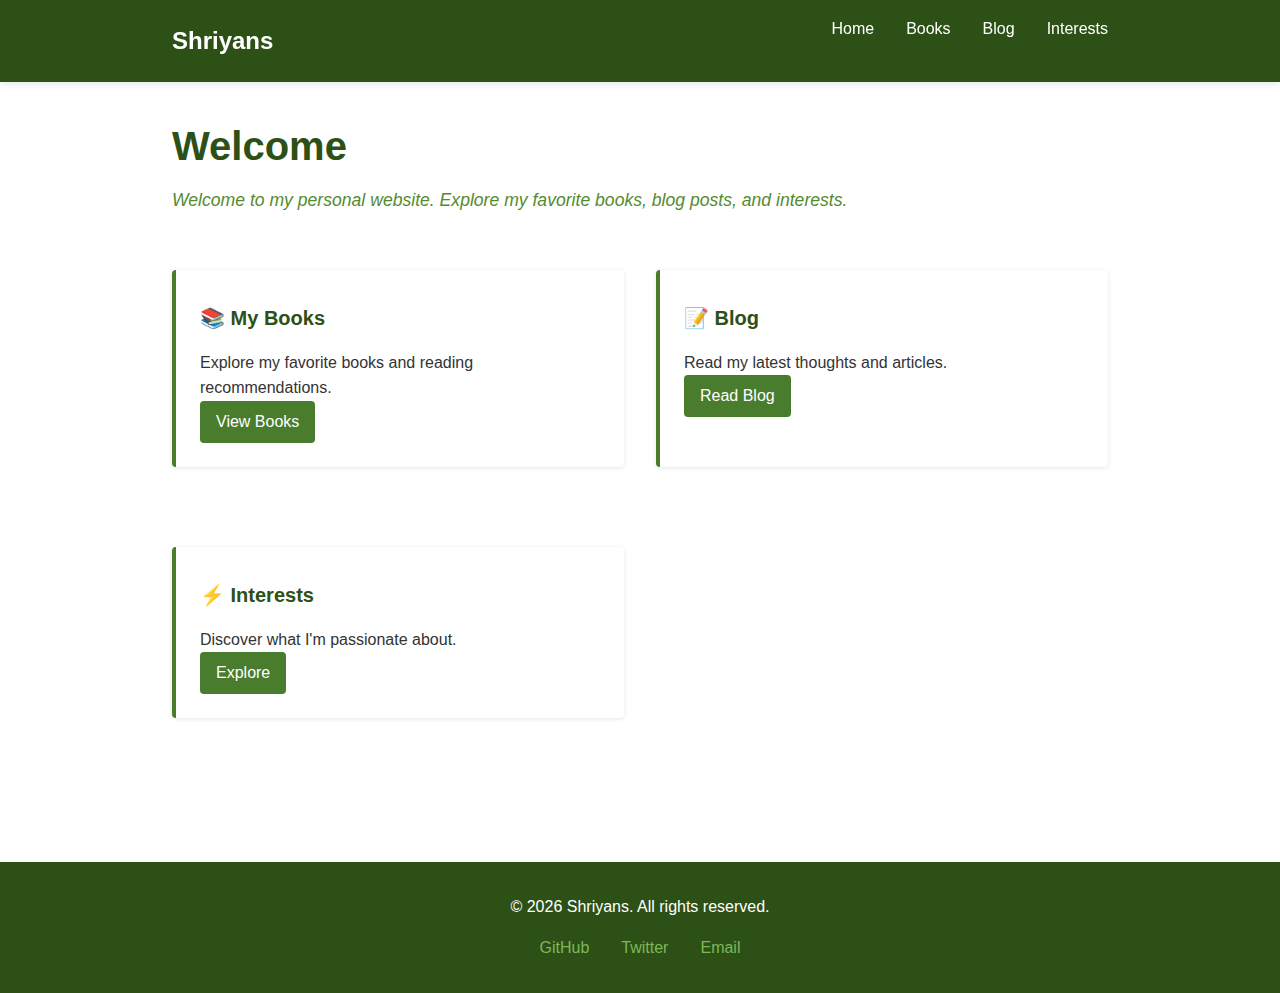
<file: index.html>
<!DOCTYPE html>
<html lang="en">
<head>
    <meta charset="UTF-8">
    <meta name="viewport" content="width=device-width, initial-scale=1.0">
    <title>Home - Shriyans</title>
    <link rel="stylesheet" href="styles.css">
</head>
<body>
<header class="header">
    <nav class="navbar">
        <div class="nav-container">
            <a href="index.html" class="logo">Shriyans</a>
            <ul class="nav-menu">
                <li><a href="index.html" class="nav-link">Home</a></li>
                <li><a href="books.html" class="nav-link">Books</a></li>
                <li><a href="blog.html" class="nav-link">Blog</a></li>
                <li><a href="interests.html" class="nav-link">Interests</a></li>
            </ul>
        </div>
    </nav>
</header>    
    <main class="container">
<section class="section">
    <h1>Welcome</h1>
    <p class="section-intro">Welcome to my personal website. Explore my favorite books, blog posts, and interests.</p>
    
    <div class="grid">
        <div class="card">
            <div class="card-header">
                <h3 class="card-title">📚 My Books</h3>
            </div>
            <div class="card-body">
                <p>Explore my favorite books and reading recommendations.</p>
                <a href="books.html" class="btn">View Books</a>
            </div>
        </div>

        <div class="card">
            <div class="card-header">
                <h3 class="card-title">📝 Blog</h3>
            </div>
            <div class="card-body">
                <p>Read my latest thoughts and articles.</p>
                <a href="blog.html" class="btn">Read Blog</a>
            </div>
        </div>

        <div class="card">
            <div class="card-header">
                <h3 class="card-title">⚡ Interests</h3>
            </div>
            <div class="card-body">
                <p>Discover what I'm passionate about.</p>
                <a href="interests.html" class="btn">Explore</a>
            </div>
        </div>
    </div>
</section>
    </main>
    
<footer class="footer">
    <div class="footer-content">
        <p>&copy; 2026 Shriyans. All rights reserved.</p>
        <div class="footer-links">
            <a href="https://github.com/shriyans-ss" target="_blank">GitHub</a>
            <a href="https://twitter.com" target="_blank">Twitter</a>
            <a href="mailto:your-email@example.com">Email</a>
        </div>
    </div>
</footer></body>
</html>
</file>
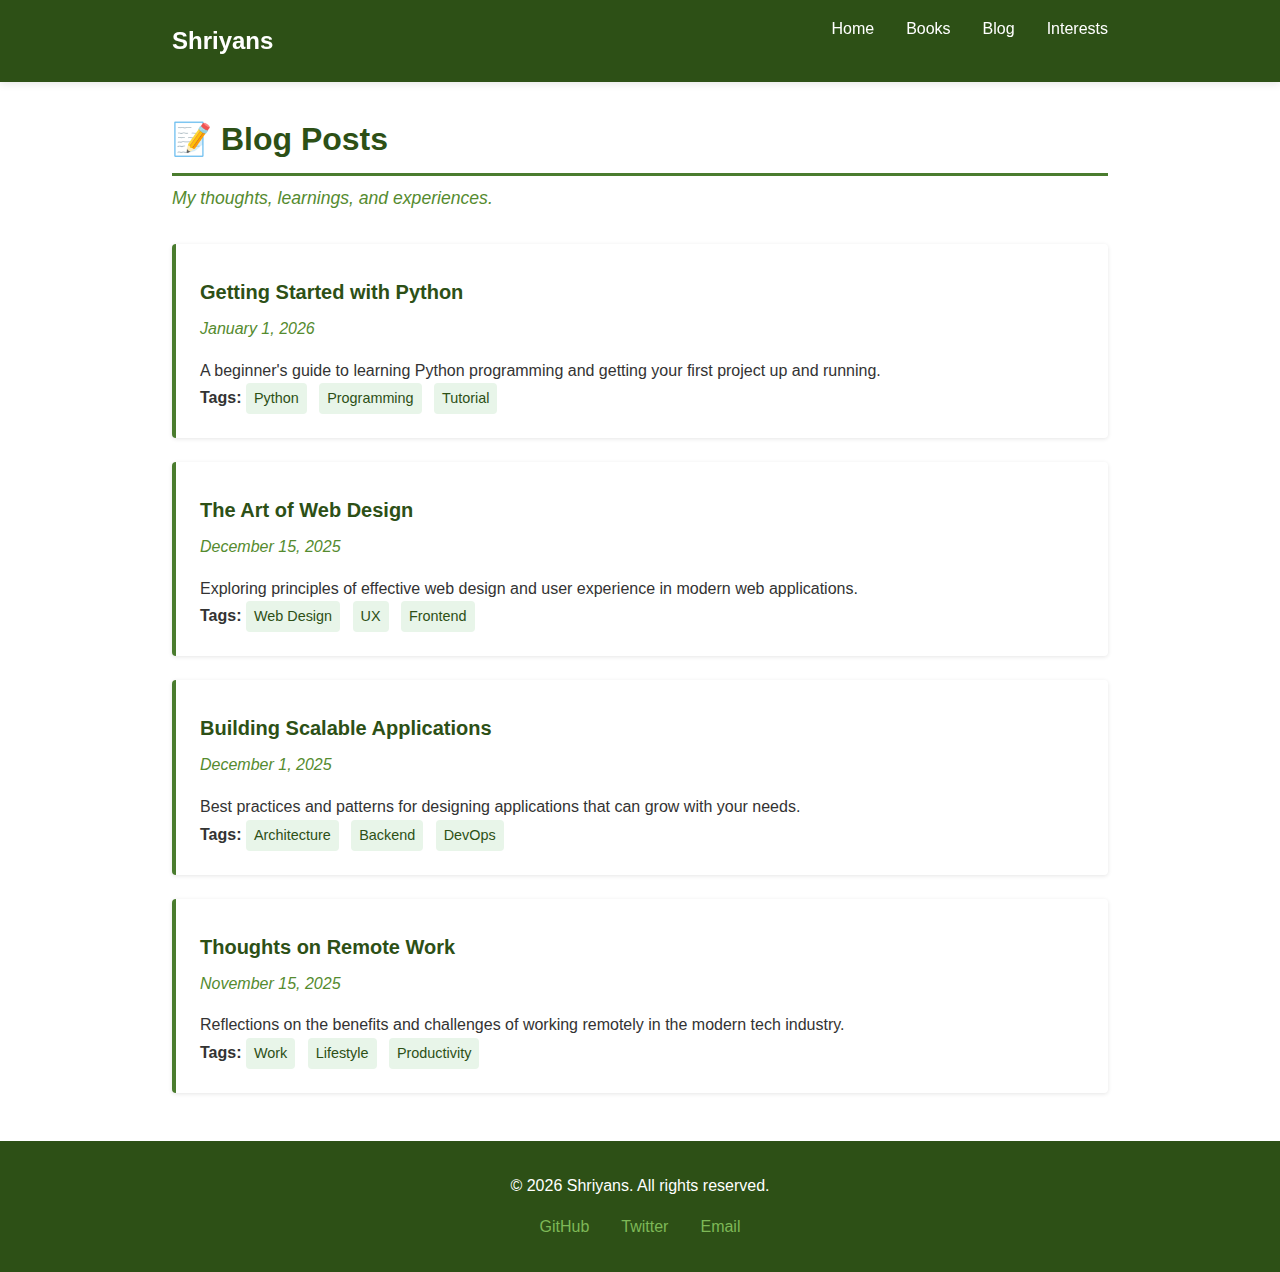
<file: blog.html>
<!DOCTYPE html>
<html lang="en">
<head>
    <meta charset="UTF-8">
    <meta name="viewport" content="width=device-width, initial-scale=1.0">
    <title>Blog - Shriyans</title>
    <link rel="stylesheet" href="styles.css">
</head>
<body>
<header class="header">
    <nav class="navbar">
        <div class="nav-container">
            <a href="index.html" class="logo">Shriyans</a>
            <ul class="nav-menu">
                <li><a href="index.html" class="nav-link">Home</a></li>
                <li><a href="books.html" class="nav-link">Books</a></li>
                <li><a href="blog.html" class="nav-link">Blog</a></li>
                <li><a href="interests.html" class="nav-link">Interests</a></li>
            </ul>
        </div>
    </nav>
</header>    
    <main class="container">
<section class="section">
    <h2>📝 Blog Posts</h2>
    <p class="section-intro">My thoughts, learnings, and experiences.</p>
    
    <article class="card">
        <div class="card-header">
            <h3 class="card-title">Getting Started with Python</h3>
            <p class="card-subtitle">January 1, 2026</p>
        </div>
        <div class="card-body">
            <p>A beginner&#39;s guide to learning Python programming and getting your first project up and running.</p>
            <p>
                <strong>Tags:</strong>
                <span style="display: inline-block; background-color: #e8f5e9; color: #2d5016; padding: 0.25rem 0.5rem; border-radius: 4px; margin-right: 0.5rem; font-size: 0.9rem;">Python</span>
                <span style="display: inline-block; background-color: #e8f5e9; color: #2d5016; padding: 0.25rem 0.5rem; border-radius: 4px; margin-right: 0.5rem; font-size: 0.9rem;">Programming</span>
                <span style="display: inline-block; background-color: #e8f5e9; color: #2d5016; padding: 0.25rem 0.5rem; border-radius: 4px; margin-right: 0.5rem; font-size: 0.9rem;">Tutorial</span>
            </p>
        </div>
    </article>
    <article class="card">
        <div class="card-header">
            <h3 class="card-title">The Art of Web Design</h3>
            <p class="card-subtitle">December 15, 2025</p>
        </div>
        <div class="card-body">
            <p>Exploring principles of effective web design and user experience in modern web applications.</p>
            <p>
                <strong>Tags:</strong>
                <span style="display: inline-block; background-color: #e8f5e9; color: #2d5016; padding: 0.25rem 0.5rem; border-radius: 4px; margin-right: 0.5rem; font-size: 0.9rem;">Web Design</span>
                <span style="display: inline-block; background-color: #e8f5e9; color: #2d5016; padding: 0.25rem 0.5rem; border-radius: 4px; margin-right: 0.5rem; font-size: 0.9rem;">UX</span>
                <span style="display: inline-block; background-color: #e8f5e9; color: #2d5016; padding: 0.25rem 0.5rem; border-radius: 4px; margin-right: 0.5rem; font-size: 0.9rem;">Frontend</span>
            </p>
        </div>
    </article>
    <article class="card">
        <div class="card-header">
            <h3 class="card-title">Building Scalable Applications</h3>
            <p class="card-subtitle">December 1, 2025</p>
        </div>
        <div class="card-body">
            <p>Best practices and patterns for designing applications that can grow with your needs.</p>
            <p>
                <strong>Tags:</strong>
                <span style="display: inline-block; background-color: #e8f5e9; color: #2d5016; padding: 0.25rem 0.5rem; border-radius: 4px; margin-right: 0.5rem; font-size: 0.9rem;">Architecture</span>
                <span style="display: inline-block; background-color: #e8f5e9; color: #2d5016; padding: 0.25rem 0.5rem; border-radius: 4px; margin-right: 0.5rem; font-size: 0.9rem;">Backend</span>
                <span style="display: inline-block; background-color: #e8f5e9; color: #2d5016; padding: 0.25rem 0.5rem; border-radius: 4px; margin-right: 0.5rem; font-size: 0.9rem;">DevOps</span>
            </p>
        </div>
    </article>
    <article class="card">
        <div class="card-header">
            <h3 class="card-title">Thoughts on Remote Work</h3>
            <p class="card-subtitle">November 15, 2025</p>
        </div>
        <div class="card-body">
            <p>Reflections on the benefits and challenges of working remotely in the modern tech industry.</p>
            <p>
                <strong>Tags:</strong>
                <span style="display: inline-block; background-color: #e8f5e9; color: #2d5016; padding: 0.25rem 0.5rem; border-radius: 4px; margin-right: 0.5rem; font-size: 0.9rem;">Work</span>
                <span style="display: inline-block; background-color: #e8f5e9; color: #2d5016; padding: 0.25rem 0.5rem; border-radius: 4px; margin-right: 0.5rem; font-size: 0.9rem;">Lifestyle</span>
                <span style="display: inline-block; background-color: #e8f5e9; color: #2d5016; padding: 0.25rem 0.5rem; border-radius: 4px; margin-right: 0.5rem; font-size: 0.9rem;">Productivity</span>
            </p>
        </div>
    </article>
</section>
    </main>
    
<footer class="footer">
    <div class="footer-content">
        <p>&copy; 2026 Shriyans. All rights reserved.</p>
        <div class="footer-links">
            <a href="https://github.com/shriyans-ss" target="_blank">GitHub</a>
            <a href="https://twitter.com" target="_blank">Twitter</a>
            <a href="mailto:your-email@example.com">Email</a>
        </div>
    </div>
</footer></body>
</html>
</file>
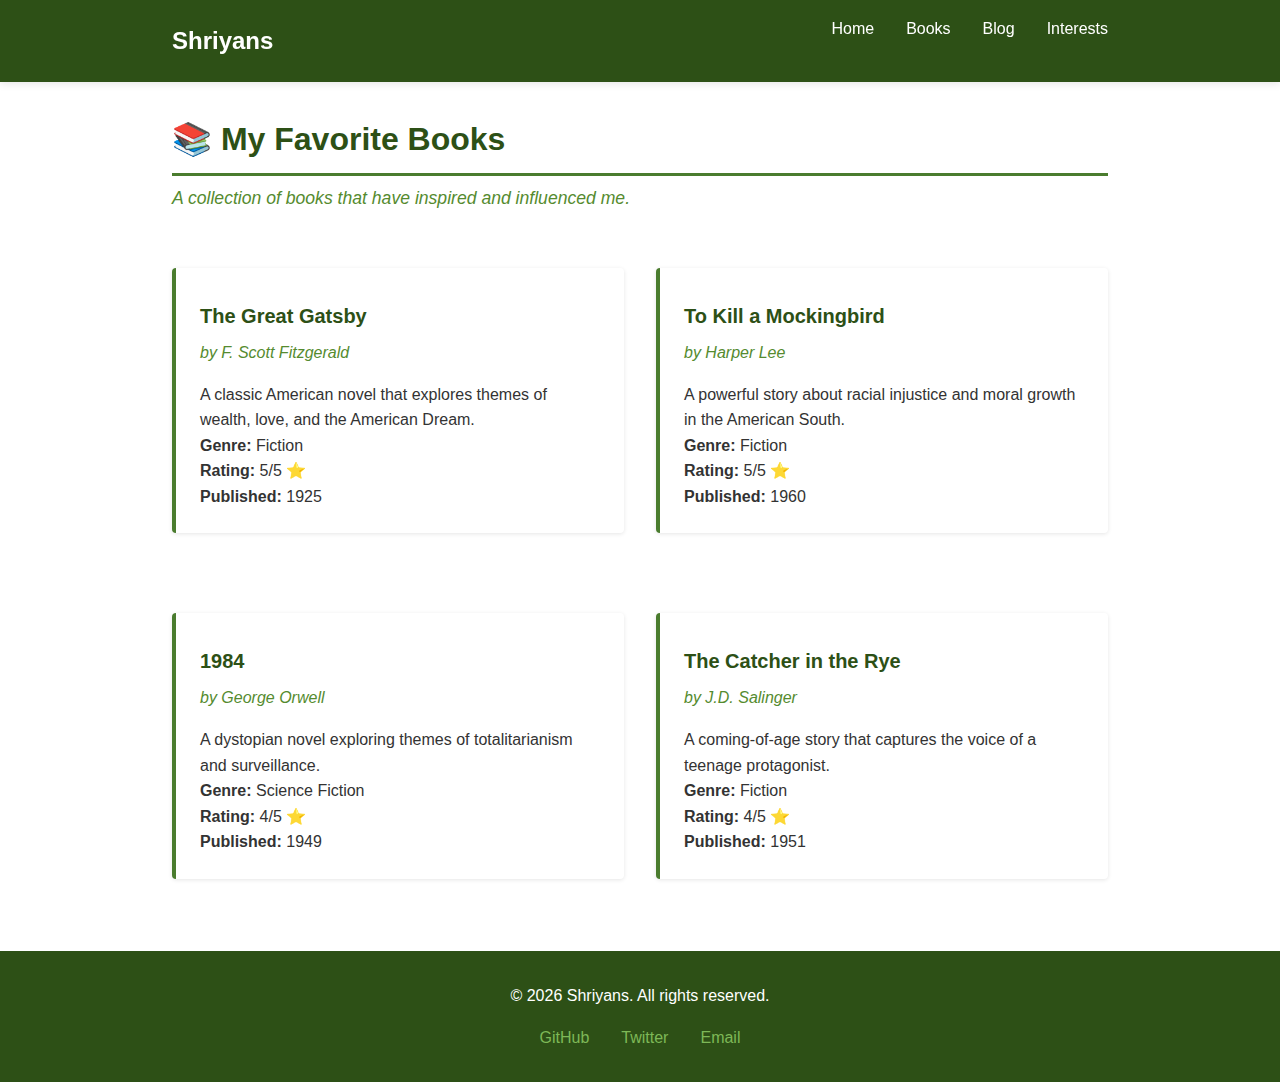
<file: books.html>
<!DOCTYPE html>
<html lang="en">
<head>
    <meta charset="UTF-8">
    <meta name="viewport" content="width=device-width, initial-scale=1.0">
    <title>Books - Shriyans</title>
    <link rel="stylesheet" href="styles.css">
</head>
<body>
<header class="header">
    <nav class="navbar">
        <div class="nav-container">
            <a href="index.html" class="logo">Shriyans</a>
            <ul class="nav-menu">
                <li><a href="index.html" class="nav-link">Home</a></li>
                <li><a href="books.html" class="nav-link">Books</a></li>
                <li><a href="blog.html" class="nav-link">Blog</a></li>
                <li><a href="interests.html" class="nav-link">Interests</a></li>
            </ul>
        </div>
    </nav>
</header>    
    <main class="container">
<section class="section">
    <h2>📚 My Favorite Books</h2>
    <p class="section-intro">A collection of books that have inspired and influenced me.</p>
    
    <div class="grid">
        <div class="card">
            <div class="card-header">
                <h3 class="card-title">The Great Gatsby</h3>
                <p class="card-subtitle">by F. Scott Fitzgerald</p>
            </div>
            <div class="card-body">
                <p>A classic American novel that explores themes of wealth, love, and the American Dream.</p>
                <p><strong>Genre:</strong> Fiction</p>
                <p><strong>Rating:</strong> 5/5 ⭐</p>
                <p><strong>Published:</strong> 1925</p>
            </div>
        </div>
        <div class="card">
            <div class="card-header">
                <h3 class="card-title">To Kill a Mockingbird</h3>
                <p class="card-subtitle">by Harper Lee</p>
            </div>
            <div class="card-body">
                <p>A powerful story about racial injustice and moral growth in the American South.</p>
                <p><strong>Genre:</strong> Fiction</p>
                <p><strong>Rating:</strong> 5/5 ⭐</p>
                <p><strong>Published:</strong> 1960</p>
            </div>
        </div>
        <div class="card">
            <div class="card-header">
                <h3 class="card-title">1984</h3>
                <p class="card-subtitle">by George Orwell</p>
            </div>
            <div class="card-body">
                <p>A dystopian novel exploring themes of totalitarianism and surveillance.</p>
                <p><strong>Genre:</strong> Science Fiction</p>
                <p><strong>Rating:</strong> 4/5 ⭐</p>
                <p><strong>Published:</strong> 1949</p>
            </div>
        </div>
        <div class="card">
            <div class="card-header">
                <h3 class="card-title">The Catcher in the Rye</h3>
                <p class="card-subtitle">by J.D. Salinger</p>
            </div>
            <div class="card-body">
                <p>A coming-of-age story that captures the voice of a teenage protagonist.</p>
                <p><strong>Genre:</strong> Fiction</p>
                <p><strong>Rating:</strong> 4/5 ⭐</p>
                <p><strong>Published:</strong> 1951</p>
            </div>
        </div>
    </div>
</section>
    </main>
    
<footer class="footer">
    <div class="footer-content">
        <p>&copy; 2026 Shriyans. All rights reserved.</p>
        <div class="footer-links">
            <a href="https://github.com/shriyans-ss" target="_blank">GitHub</a>
            <a href="https://twitter.com" target="_blank">Twitter</a>
            <a href="mailto:your-email@example.com">Email</a>
        </div>
    </div>
</footer></body>
</html>
</file>
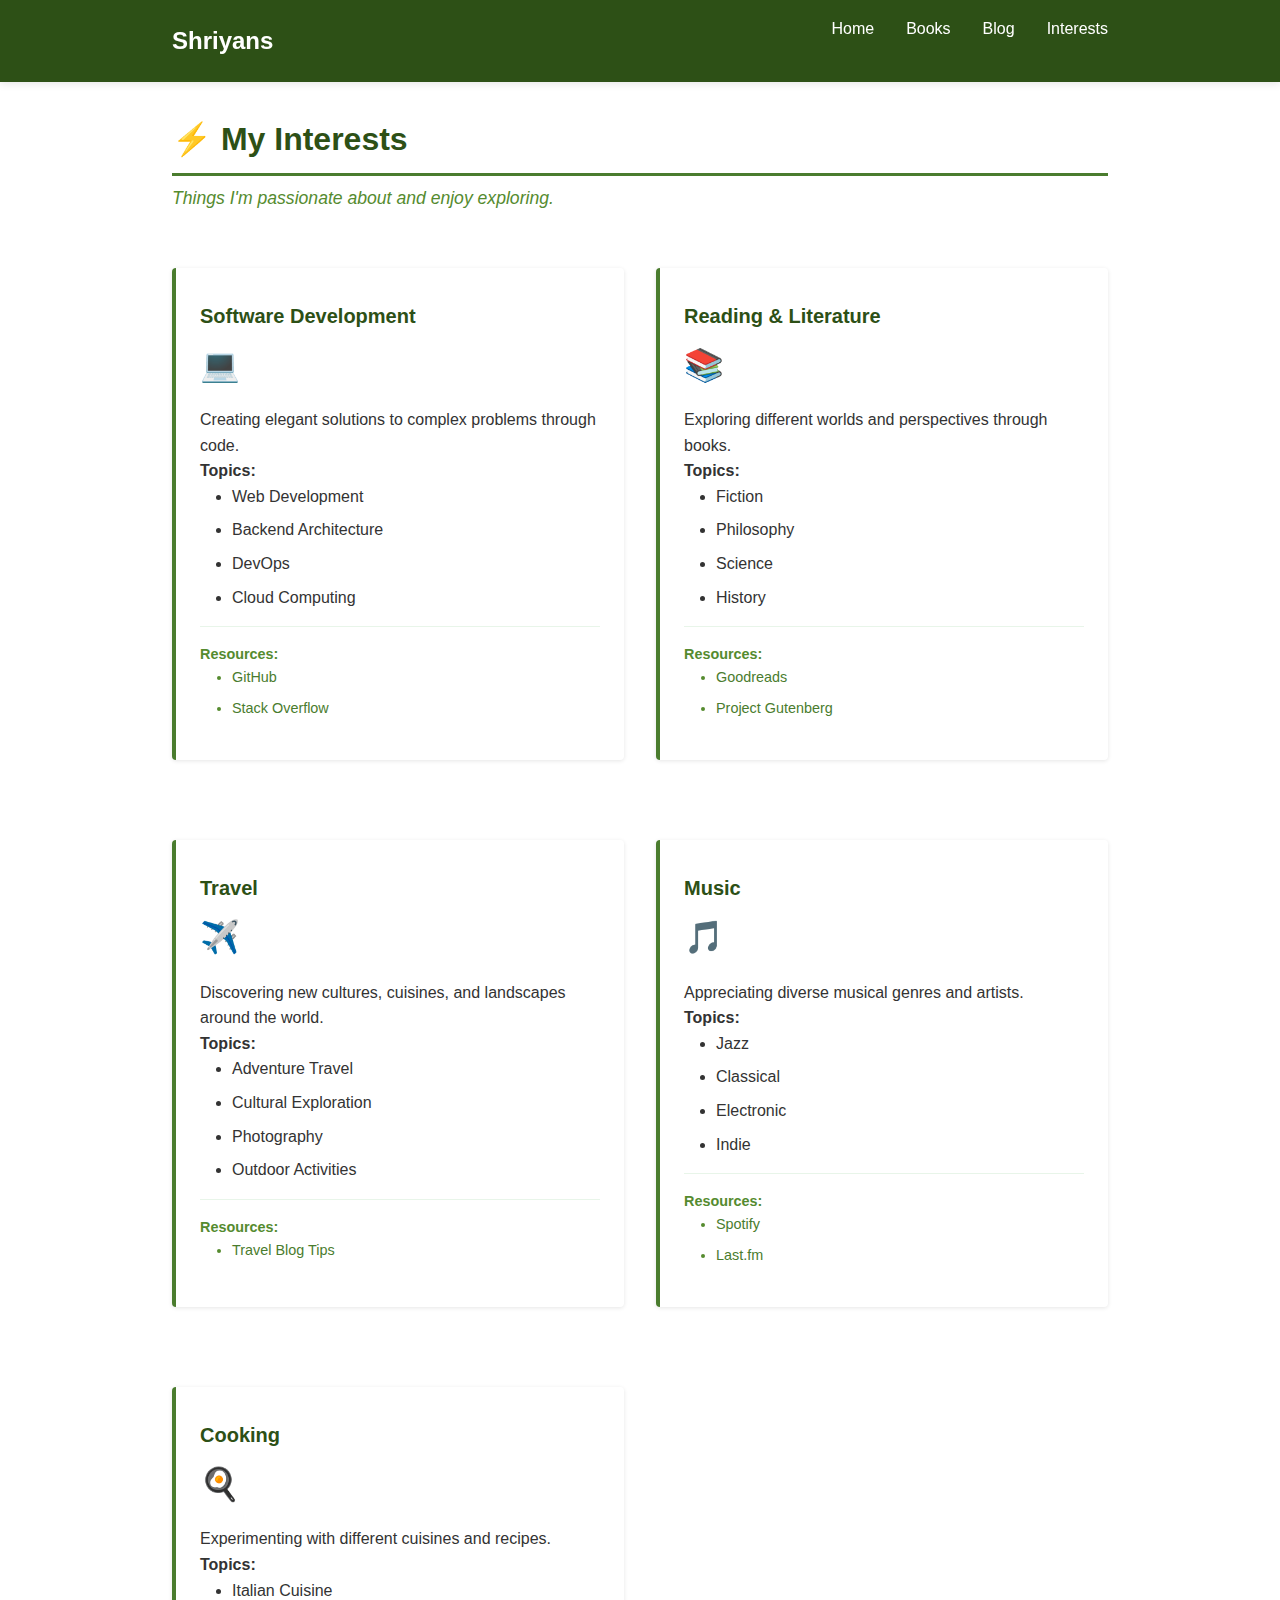
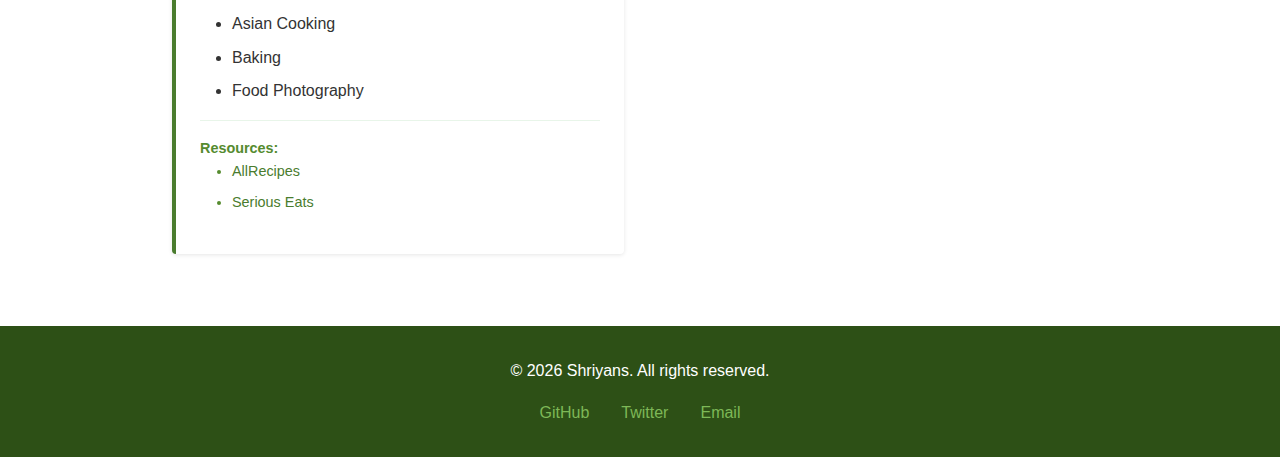
<file: interests.html>
<!DOCTYPE html>
<html lang="en">
<head>
    <meta charset="UTF-8">
    <meta name="viewport" content="width=device-width, initial-scale=1.0">
    <title>Interests - Shriyans</title>
    <link rel="stylesheet" href="styles.css">
</head>
<body>
<header class="header">
    <nav class="navbar">
        <div class="nav-container">
            <a href="index.html" class="logo">Shriyans</a>
            <ul class="nav-menu">
                <li><a href="index.html" class="nav-link">Home</a></li>
                <li><a href="books.html" class="nav-link">Books</a></li>
                <li><a href="blog.html" class="nav-link">Blog</a></li>
                <li><a href="interests.html" class="nav-link">Interests</a></li>
            </ul>
        </div>
    </nav>
</header>    
    <main class="container">
<section class="section">
    <h2>⚡ My Interests</h2>
    <p class="section-intro">Things I'm passionate about and enjoy exploring.</p>
    
    <div class="grid">
        <div class="card">
            <div class="card-header">
                <h3 class="card-title">Software Development</h3>
                <p style="font-size: 2rem;">💻</p>
            </div>
            <div class="card-body">
                <p>Creating elegant solutions to complex problems through code.</p>
                <strong>Topics:</strong>
                <ul>
                    <li>Web Development</li>
                    <li>Backend Architecture</li>
                    <li>DevOps</li>
                    <li>Cloud Computing</li>
                </ul>
            </div>
            <div class="card-footer">
                <strong>Resources:</strong>
                <ul>
                    <li><a href="https://github.com" target="_blank">GitHub</a></li>
                    <li><a href="https://stackoverflow.com" target="_blank">Stack Overflow</a></li>
                </ul>
            </div>
        </div>
        <div class="card">
            <div class="card-header">
                <h3 class="card-title">Reading &amp; Literature</h3>
                <p style="font-size: 2rem;">📚</p>
            </div>
            <div class="card-body">
                <p>Exploring different worlds and perspectives through books.</p>
                <strong>Topics:</strong>
                <ul>
                    <li>Fiction</li>
                    <li>Philosophy</li>
                    <li>Science</li>
                    <li>History</li>
                </ul>
            </div>
            <div class="card-footer">
                <strong>Resources:</strong>
                <ul>
                    <li><a href="https://goodreads.com" target="_blank">Goodreads</a></li>
                    <li><a href="https://www.gutenberg.org" target="_blank">Project Gutenberg</a></li>
                </ul>
            </div>
        </div>
        <div class="card">
            <div class="card-header">
                <h3 class="card-title">Travel</h3>
                <p style="font-size: 2rem;">✈️</p>
            </div>
            <div class="card-body">
                <p>Discovering new cultures, cuisines, and landscapes around the world.</p>
                <strong>Topics:</strong>
                <ul>
                    <li>Adventure Travel</li>
                    <li>Cultural Exploration</li>
                    <li>Photography</li>
                    <li>Outdoor Activities</li>
                </ul>
            </div>
            <div class="card-footer">
                <strong>Resources:</strong>
                <ul>
                    <li><a href="https://www.travelblogtips.com" target="_blank">Travel Blog Tips</a></li>
                </ul>
            </div>
        </div>
        <div class="card">
            <div class="card-header">
                <h3 class="card-title">Music</h3>
                <p style="font-size: 2rem;">🎵</p>
            </div>
            <div class="card-body">
                <p>Appreciating diverse musical genres and artists.</p>
                <strong>Topics:</strong>
                <ul>
                    <li>Jazz</li>
                    <li>Classical</li>
                    <li>Electronic</li>
                    <li>Indie</li>
                </ul>
            </div>
            <div class="card-footer">
                <strong>Resources:</strong>
                <ul>
                    <li><a href="https://www.spotify.com" target="_blank">Spotify</a></li>
                    <li><a href="https://www.last.fm" target="_blank">Last.fm</a></li>
                </ul>
            </div>
        </div>
        <div class="card">
            <div class="card-header">
                <h3 class="card-title">Cooking</h3>
                <p style="font-size: 2rem;">🍳</p>
            </div>
            <div class="card-body">
                <p>Experimenting with different cuisines and recipes.</p>
                <strong>Topics:</strong>
                <ul>
                    <li>Italian Cuisine</li>
                    <li>Asian Cooking</li>
                    <li>Baking</li>
                    <li>Food Photography</li>
                </ul>
            </div>
            <div class="card-footer">
                <strong>Resources:</strong>
                <ul>
                    <li><a href="https://www.allrecipes.com" target="_blank">AllRecipes</a></li>
                    <li><a href="https://www.seriouseats.com" target="_blank">Serious Eats</a></li>
                </ul>
            </div>
        </div>
    </div>
</section>
    </main>
    
<footer class="footer">
    <div class="footer-content">
        <p>&copy; 2026 Shriyans. All rights reserved.</p>
        <div class="footer-links">
            <a href="https://github.com/shriyans-ss" target="_blank">GitHub</a>
            <a href="https://twitter.com" target="_blank">Twitter</a>
            <a href="mailto:your-email@example.com">Email</a>
        </div>
    </div>
</footer></body>
</html>
</file>
<file: styles.css>
/* Green Theme Stylesheet */

:root {
    --primary-green: #2d5016;
    --light-green: #4a7c2e;
    --lighter-green: #7db857;
    --pale-green: #e8f5e9;
    --dark-bg: #1a1a1a;
    --light-text: #333333;
    --light-bg: #ffffff;
    --accent-green: #558b2f;
}

* {
    margin: 0;
    padding: 0;
    box-sizing: border-box;
}

body {
    font-family: 'Segoe UI', Tahoma, Geneva, Verdana, sans-serif;
    line-height: 1.6;
    color: var(--light-text);
    background-color: var(--light-bg);
}

/* Header & Navigation */
.header {
    background-color: var(--primary-green);
    color: white;
    padding: 0;
    position: sticky;
    top: 0;
    z-index: 100;
    box-shadow: 0 2px 8px rgba(0, 0, 0, 0.1);
}

.navbar {
    padding: 1rem 0;
}

.nav-container {
    max-width: 1000px;
    margin: 0 auto;
    padding: 0 2rem;
    display: flex;
    justify-content: space-between;
    align-items: center;
}

.logo {
    font-size: 1.5rem;
    font-weight: bold;
    color: white;
    text-decoration: none;
    transition: color 0.3s ease;
}

.logo:hover {
    color: var(--lighter-green);
}

.nav-menu {
    display: flex;
    list-style: none;
    gap: 2rem;
}

.nav-link {
    color: white;
    text-decoration: none;
    transition: color 0.3s ease;
    font-weight: 500;
}

.nav-link:hover {
    color: var(--lighter-green);
    border-bottom: 2px solid var(--lighter-green);
    padding-bottom: 0.25rem;
}

/* Main Container */
.container {
    max-width: 1000px;
    margin: 2rem auto;
    padding: 0 2rem;
    min-height: calc(100vh - 200px);
}

/* Card Component */
.card {
    background-color: var(--light-bg);
    border-left: 4px solid var(--light-green);
    padding: 1.5rem;
    margin: 1.5rem 0;
    border-radius: 4px;
    box-shadow: 0 1px 4px rgba(0, 0, 0, 0.1);
    transition: transform 0.3s ease, box-shadow 0.3s ease;
}

.card:hover {
    transform: translateY(-2px);
    box-shadow: 0 4px 12px rgba(45, 80, 22, 0.15);
}

.card-header {
    margin-bottom: 1rem;
}

.card-title {
    color: var(--primary-green);
    margin: 0.5rem 0;
    font-size: 1.25rem;
}

.card-subtitle {
    color: var(--accent-green);
    font-style: italic;
    margin: 0.5rem 0 0 0;
}

.card-body {
    color: var(--light-text);
}

.card-footer {
    margin-top: 1rem;
    padding-top: 1rem;
    border-top: 1px solid var(--pale-green);
    font-size: 0.9rem;
    color: var(--accent-green);
}

/* Headings */
h1, h2, h3, h4, h5, h6 {
    color: var(--primary-green);
    margin: 1rem 0 0.5rem 0;
}

h1 {
    font-size: 2.5rem;
    margin-bottom: 0.5rem;
}

h2 {
    font-size: 2rem;
    border-bottom: 3px solid var(--light-green);
    padding-bottom: 0.5rem;
}

/* Sections */
.section {
    margin: 2rem 0;
}

.section-intro {
    color: var(--accent-green);
    font-size: 1.1rem;
    margin-bottom: 2rem;
    font-style: italic;
}

/* Lists */
ul, ol {
    margin-left: 2rem;
    margin-bottom: 1rem;
}

li {
    margin-bottom: 0.5rem;
}

/* Links */
a {
    color: var(--light-green);
    text-decoration: none;
    transition: color 0.3s ease;
}

a:hover {
    color: var(--lighter-green);
    text-decoration: underline;
}

/* Footer */
.footer {
    background-color: var(--primary-green);
    color: white;
    padding: 2rem 0;
    margin-top: 3rem;
    text-align: center;
}

.footer-content {
    max-width: 1000px;
    margin: 0 auto;
    padding: 0 2rem;
}

.footer-links {
    margin-top: 1rem;
    display: flex;
    justify-content: center;
    gap: 2rem;
}

.footer-links a {
    color: var(--lighter-green);
    text-decoration: none;
    transition: color 0.3s ease;
}

.footer-links a:hover {
    color: white;
}

/* Buttons */
.btn {
    display: inline-block;
    padding: 0.5rem 1rem;
    background-color: var(--light-green);
    color: white;
    border: none;
    border-radius: 4px;
    cursor: pointer;
    text-decoration: none;
    transition: background-color 0.3s ease;
}

.btn:hover {
    background-color: var(--lighter-green);
}

.btn-secondary {
    background-color: var(--accent-green);
}

.btn-secondary:hover {
    background-color: var(--light-green);
}

/* Grid Layout for multiple items */
.grid {
    display: grid;
    grid-template-columns: repeat(auto-fill, minmax(300px, 1fr));
    gap: 2rem;
}

/* Responsive Design */
@media (max-width: 768px) {
    .nav-menu {
        gap: 1rem;
    }

    .nav-container {
        flex-direction: column;
        gap: 1rem;
    }

    h1 {
        font-size: 2rem;
    }

    h2 {
        font-size: 1.5rem;
    }

    .container {
        padding: 0 1rem;
    }

    .grid {
        grid-template-columns: 1fr;
    }

    .footer-links {
        flex-direction: column;
        gap: 1rem;
    }
}
</file>
